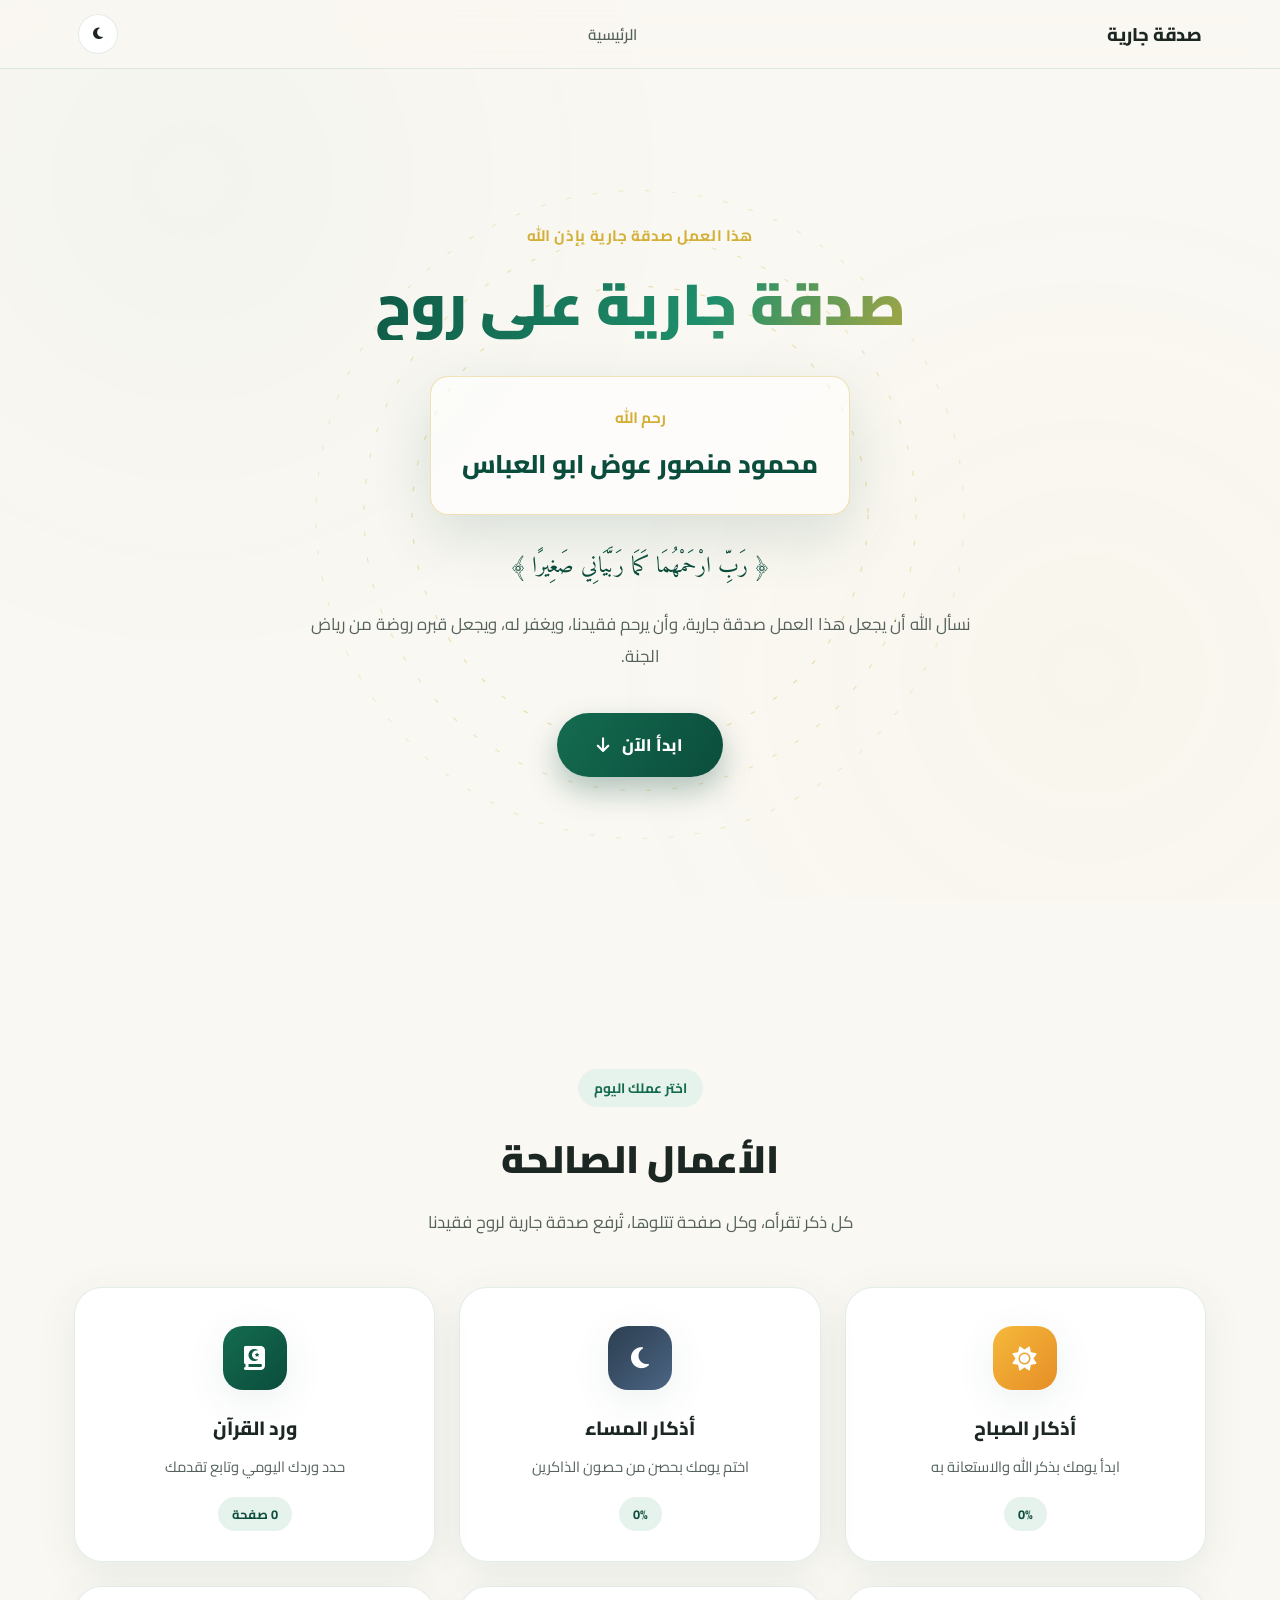
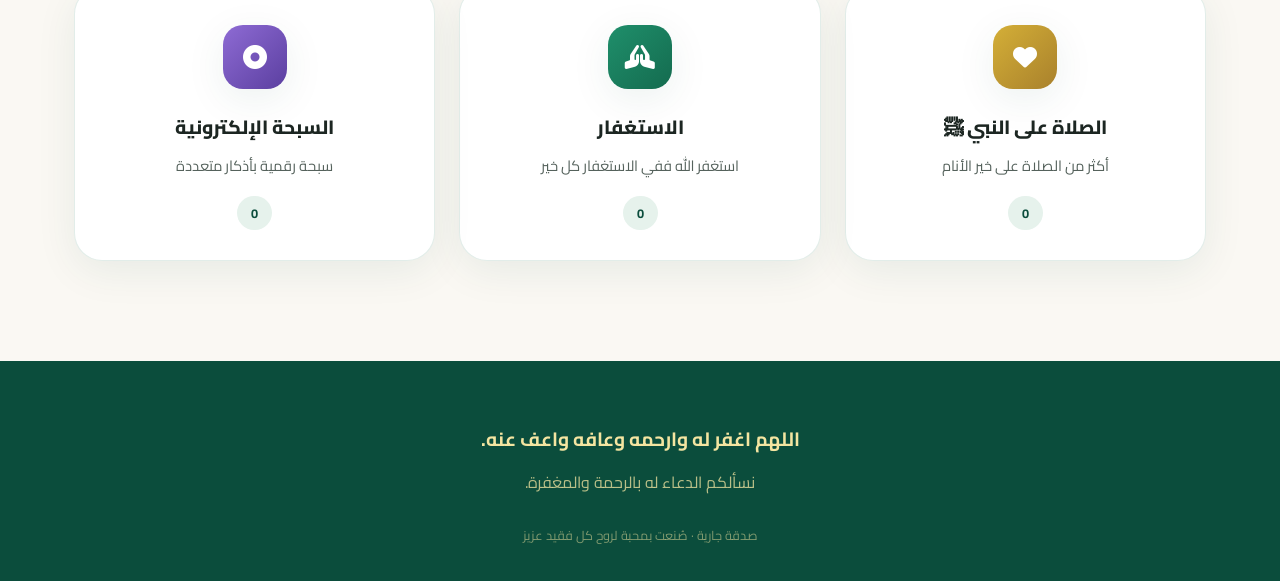
<file: index.html>
<!DOCTYPE html>
<html lang="ar" dir="rtl">
<head>
<meta charset="UTF-8">
<meta name="viewport" content="width=device-width, initial-scale=1.0">
<title>صدقة جارية</title>
<link rel="icon" type="image/svg+xml" href="data:image/svg+xml,%3Csvg xmlns='http://www.w3.org/2000/svg' viewBox='0 0 64 64'%3E%3Crect width='64' height='64' rx='16' fill='%230b4d3c'/%3E%3Cpath d='M32 12 L38 26 L53 26 L41 35 L46 50 L32 41 L18 50 L23 35 L11 26 L26 26 Z' fill='%23d4af37'/%3E%3C/svg%3E">
<link rel="preconnect" href="https://fonts.googleapis.com">
<link href="https://fonts.googleapis.com/css2?family=Cairo:wght@300;400;500;600;700;800;900&family=Amiri:wght@400;700&display=swap" rel="stylesheet">
<link rel="stylesheet" href="https://cdnjs.cloudflare.com/ajax/libs/font-awesome/6.5.1/css/all.min.css">
<link rel="stylesheet" href="Azkar2.css">
</head>
<body>

<!-- ================= LOADER ================= -->
<div id="loader">
  <div class="loader-mark">
    <svg viewBox="0 0 100 100" width="72" height="72">
      <polygon points="50,4 61,39 98,39 68,61 79,96 50,74 21,96 32,61 2,39 39,39" fill="none" stroke="url(#gGold)" stroke-width="2"/>
      <defs>
        <linearGradient id="gGold" x1="0" y1="0" x2="1" y2="1">
          <stop offset="0" stop-color="#d4af37"/>
          <stop offset="1" stop-color="#f4e5a1"/>
        </linearGradient>
      </defs>
    </svg>
  </div>
</div>

<!-- ================= HEADER ================= -->
<header class="site-header" id="siteHeader">
  <div class="header-inner">
    <div class="brand">
      <span class="brand-name">صدقة جارية</span>
    </div>
    <nav class="header-nav" id="headerNav">
      <a href="#dashboard" data-nav="dashboard">الرئيسية</a>
    </nav>
    <div class="header-actions">
      <button class="theme-toggle" id="themeToggle" aria-label="تبديل الوضع الليلي">
        <i class="fa-solid fa-moon"></i>
      </button>
    </div>
  </div>
</header>

<main id="mainContent">

  <!-- ================= HERO SECTION ================= -->
  <section class="hero" id="hero">
    <div class="hero-noor" aria-hidden="true">
      <svg viewBox="0 0 600 600" class="noor-ring">
        <g class="noor-arcs">
          <circle cx="300" cy="300" r="270" class="arc a1"/>
          <circle cx="300" cy="300" r="230" class="arc a2"/>
          <circle cx="300" cy="300" r="190" class="arc a3"/>
        </g>
      </svg>
    </div>

    <div class="hero-content fade-in-up">
      <p class="hero-eyebrow">هذا العمل صدقة جارية بإذن الله</p>
      <h1 class="hero-title">صدقة جارية على روح</h1>

      <div class="deceased-card" id="deceasedCard">
        <div class="deceased-glow"></div>
        <span class="deceased-label">رحم الله</span>
        <h2 class="deceased-name" id="deceasedName"></h2>
      </div>

      <p class="hero-verse">﴿ رَبِّ ارْحَمْهُمَا كَمَا رَبَّيَانِي صَغِيرًا ﴾</p>

      <p class="hero-message">
        نسأل الله أن يجعل هذا العمل صدقة جارية، وأن يرحم فقيدنا، ويغفر له، ويجعل قبره روضة من رياض الجنة.
      </p>

      <button class="cta-button" id="startBtn">
        <span>ابدأ الآن</span>
        <i class="fa-solid fa-arrow-down"></i>
      </button>
    </div>
  </section>

  <!-- ================= DASHBOARD ================= -->
  <section class="dashboard" id="dashboard">
    <div class="section-head fade-in-up">
      <span class="section-eyebrow">اختر عملك اليوم</span>
      <h2>الأعمال الصالحة</h2>
      <p>كل ذكر تقرأه، وكل صفحة تتلوها، تُرفع صدقة جارية لروح فقيدنا</p>
    </div>

    <div class="cards-grid">
      <button class="feature-card fade-in-up" data-target="morning" style="--delay:0">
        <div class="card-icon grad-1"><i class="fa-solid fa-sun"></i></div>
        <h3>أذكار الصباح</h3>
        <p>ابدأ يومك بذكر الله والاستعانة به</p>
        <span class="card-progress" data-progress="morning">0%</span>
      </button>

      <button class="feature-card fade-in-up" data-target="evening" style="--delay:1">
        <div class="card-icon grad-2"><i class="fa-solid fa-moon"></i></div>
        <h3>أذكار المساء</h3>
        <p>اختم يومك بحصن من حصون الذاكرين</p>
        <span class="card-progress" data-progress="evening">0%</span>
      </button>

      <button class="feature-card fade-in-up" data-target="quran" style="--delay:2">
        <div class="card-icon grad-3"><i class="fa-solid fa-book-quran"></i></div>
        <h3>ورد القرآن</h3>
        <p>حدد وردك اليومي وتابع تقدمك</p>
        <span class="card-progress" data-progress="quran">0 صفحة</span>
      </button>

      <button class="feature-card fade-in-up" data-target="salawat" style="--delay:3">
        <div class="card-icon grad-4"><i class="fa-solid fa-heart"></i></div>
        <h3>الصلاة على النبي ﷺ</h3>
        <p>أكثر من الصلاة على خير الأنام</p>
        <span class="card-progress" data-progress="salawat">0</span>
      </button>

      <button class="feature-card fade-in-up" data-target="istighfar" style="--delay:4">
        <div class="card-icon grad-5"><i class="fa-solid fa-hands-praying"></i></div>
        <h3>الاستغفار</h3>
        <p>استغفر الله ففي الاستغفار كل خير</p>
        <span class="card-progress" data-progress="istighfar">0</span>
      </button>

      <button class="feature-card fade-in-up" data-target="tasbih" style="--delay:5">
        <div class="card-icon grad-6"><i class="fa-solid fa-circle-dot"></i></div>
        <h3>السبحة الإلكترونية</h3>
        <p>سبحة رقمية بأذكار متعددة</p>
        <span class="card-progress" data-progress="tasbih">0</span>
      </button>
    </div>
  </section>

  <!-- ================= AZKAR (MORNING/EVENING) TEMPLATE PAGE ================= -->
  <section class="sub-page" id="morning" data-azkar="morning">
    <div class="sub-page-inner">
      <button class="back-btn" data-back><i class="fa-solid fa-arrow-right"></i> رجوع</button>
      <div class="sub-header">
        <div class="sub-icon grad-1"><i class="fa-solid fa-sun"></i></div>
        <h2>أذكار الصباح</h2>
      </div>
      <div class="azkar-progress-bar"><div class="azkar-progress-fill" data-fill="morning"></div></div>
      <div class="azkar-list" data-list="morning"></div>
      <div class="azkar-done-message" data-done="morning">
        <i class="fa-solid fa-circle-check"></i>
        <h3>تقبل الله منك</h3>
        <p>أتممت أذكار الصباح كاملة</p>
        <button class="ghost-btn" data-reset="morning">إعادة من جديد</button>
      </div>
    </div>
  </section>

  <section class="sub-page" id="evening" data-azkar="evening">
    <div class="sub-page-inner">
      <button class="back-btn" data-back><i class="fa-solid fa-arrow-right"></i> رجوع</button>
      <div class="sub-header">
        <div class="sub-icon grad-2"><i class="fa-solid fa-moon"></i></div>
        <h2>أذكار المساء</h2>
      </div>
      <div class="azkar-progress-bar"><div class="azkar-progress-fill" data-fill="evening"></div></div>
      <div class="azkar-list" data-list="evening"></div>
      <div class="azkar-done-message" data-done="evening">
        <i class="fa-solid fa-circle-check"></i>
        <h3>تقبل الله منك</h3>
        <p>أتممت أذكار المساء كاملة</p>
        <button class="ghost-btn" data-reset="evening">إعادة من جديد</button>
      </div>
    </div>
  </section>

  <!-- ================= QURAN WIRD PAGE ================= -->
  <section class="sub-page" id="quran">
    <div class="sub-page-inner">
      <button class="back-btn" data-back><i class="fa-solid fa-arrow-right"></i> رجوع</button>
      <div class="sub-header">
        <div class="sub-icon grad-3"><i class="fa-solid fa-book-quran"></i></div>
        <h2>ورد القرآن اليومي</h2>
      </div>

      <p class="page-lead">اختر مقدار وردك اليومي، وسجّل ما قرأته كل يوم صدقةً جارية لفقيدنا</p>

      <div class="wird-options" id="wirdOptions">
        <button class="wird-chip" data-unit="page" data-amount="1">صفحة واحدة</button>
        <button class="wird-chip" data-unit="page" data-amount="2">صفحتان</button>
        <button class="wird-chip" data-unit="page" data-amount="5">٥ صفحات</button>
        <button class="wird-chip" data-unit="page" data-amount="10">١٠ صفحات</button>
        <button class="wird-chip" data-unit="hizb" data-amount="1">حزب واحد</button>
        <button class="wird-chip" data-unit="juz" data-amount="1">جزء واحد</button>
      </div>

      <div class="wird-today-card">
        <div class="wird-stat">
          <span class="wird-stat-label">هدف اليوم</span>
          <span class="wird-stat-value" id="wirdGoalLabel">لم يُحدد بعد</span>
        </div>
        <div class="wird-ring-wrap">
          <svg viewBox="0 0 140 140" class="wird-ring">
            <circle cx="70" cy="70" r="60" class="ring-bg"/>
            <circle cx="70" cy="70" r="60" class="ring-fill" id="wirdRingFill"/>
          </svg>
          <div class="wird-ring-center">
            <span id="wirdTodayValue">0</span>
            <small id="wirdTodayUnit">صفحة</small>
          </div>
        </div>
        <div class="wird-controls">
          <button class="round-btn" id="wirdMinus"><i class="fa-solid fa-minus"></i></button>
          <span id="wirdStep">قراءة وحدة واحدة</span>
          <button class="round-btn" id="wirdPlus"><i class="fa-solid fa-plus"></i></button>
        </div>
      </div>

      <div class="wird-total-card">
        <i class="fa-solid fa-chart-line"></i>
        <div>
          <span class="wird-total-label">إجمالي ما قُرئ حتى الآن</span>
          <span class="wird-total-value"><span id="wirdTotalValue">0</span> صفحة</span>
        </div>
      </div>
    </div>
  </section>

  <!-- ================= SALAWAT PAGE ================= -->
  <section class="sub-page" id="salawat">
    <div class="sub-page-inner">
      <button class="back-btn" data-back><i class="fa-solid fa-arrow-right"></i> رجوع</button>
      <div class="sub-header">
        <div class="sub-icon grad-4"><i class="fa-solid fa-heart"></i></div>
        <h2>الصلاة على النبي ﷺ</h2>
      </div>

      <div class="formula-carousel" id="salawatFormulas" data-formulas="salawat"></div>

      <div class="counter-panel">
        <button class="counter-tap" id="salawatCounter">
          <span class="counter-number" id="salawatNumber">0</span>
          <span class="counter-hint">اضغط للعدّ</span>
        </button>
        <div class="counter-actions">
          <button class="round-btn danger" id="salawatReset"><i class="fa-solid fa-rotate-left"></i></button>
        </div>
      </div>
    </div>
  </section>

  <!-- ================= ISTIGHFAR PAGE ================= -->
  <section class="sub-page" id="istighfar">
    <div class="sub-page-inner">
      <button class="back-btn" data-back><i class="fa-solid fa-arrow-right"></i> رجوع</button>
      <div class="sub-header">
        <div class="sub-icon grad-5"><i class="fa-solid fa-hands-praying"></i></div>
        <h2>الاستغفار</h2>
      </div>

      <div class="formula-carousel" id="istighfarFormulas" data-formulas="istighfar"></div>

      <div class="counter-panel">
        <button class="counter-tap" id="istighfarCounter">
          <span class="counter-number" id="istighfarNumber">0</span>
          <span class="counter-hint">اضغط للعدّ</span>
        </button>
        <div class="counter-actions">
          <button class="round-btn danger" id="istighfarReset"><i class="fa-solid fa-rotate-left"></i></button>
        </div>
      </div>

      <div class="completion-flash" id="istighfarFlash">
        <i class="fa-solid fa-sparkles"></i>
        <span>استغفر الله العظيم</span>
      </div>
    </div>
  </section>

  <!-- ================= DIGITAL TASBIH PAGE ================= -->
  <section class="sub-page" id="tasbih">
    <div class="sub-page-inner">
      <button class="back-btn" data-back><i class="fa-solid fa-arrow-right"></i> رجوع</button>
      <div class="sub-header">
        <div class="sub-icon grad-6"><i class="fa-solid fa-circle-dot"></i></div>
        <h2>السبحة الإلكترونية</h2>
      </div>

      <div class="dhikr-modes" id="dhikrModes"></div>

      <div class="counter-panel">
        <button class="counter-tap tasbih-tap" id="tasbihCounter">
          <span class="counter-number" id="tasbihNumber">0</span>
          <span class="counter-hint" id="tasbihCurrentText">سبحان الله</span>
        </button>
        <div class="counter-actions">
          <button class="round-btn danger" id="tasbihReset"><i class="fa-solid fa-rotate-left"></i></button>
        </div>
      </div>
    </div>
  </section>

</main>

<!-- ================= FOOTER ================= -->
<footer class="site-footer">
  <div class="footer-inner">
    <p class="footer-dua">اللهم اغفر له وارحمه وعافه واعف عنه.</p>
    <p class="footer-request">نسألكم الدعاء له بالرحمة والمغفرة.</p>
    <p class="footer-meta">صدقة جارية &middot; صُنعت بمحبة لروح كل فقيد عزيز</p>
  </div>
</footer>

<script src="Azkar2.js"></script>
</body>
</html>
</file>
<file: Azkar2.css>
/* =========================================================
   SADAQAH JARIYAH — DESIGN TOKENS
   ========================================================= */
:root{
  --emerald-deep:   #0b4d3c;
  --emerald:        #146b4f;
  --emerald-light:  #1f8f6b;
  --emerald-mist:   #e6f2ec;
  --gold:           #d4af37;
  --gold-light:     #f4e5a1;
  --ivory:          #faf8f3;
  --ivory-2:        #f2efe6;
  --ink:            #1c2622;
  --ink-soft:       #55625c;
  --line:           rgba(20,107,79,0.12);

  --bg: var(--ivory);
  --bg-2: var(--ivory-2);
  --surface: rgba(255,255,255,0.6);
  --surface-solid: #ffffff;
  --text: var(--ink);
  --text-soft: var(--ink-soft);
  --border: var(--line);
  --shadow-soft: 0 10px 40px rgba(11,77,60,0.08);
  --shadow-lift: 0 20px 60px rgba(11,77,60,0.14);

  --radius-lg: 28px;
  --radius-md: 18px;
  --radius-sm: 12px;

  --font-display: 'Cairo', sans-serif;
  --font-body: 'Cairo', sans-serif;
  --font-quran: 'Amiri', serif;

  --ease: cubic-bezier(.22,.61,.36,1);
}

[data-theme="dark"]{
  --bg: #0d1210;
  --bg-2: #101613;
  --surface: rgba(255,255,255,0.045);
  --surface-solid: #151b18;
  --text: #eef3f0;
  --text-soft: #9db3a8;
  --border: rgba(212,175,55,0.16);
  --shadow-soft: 0 10px 40px rgba(0,0,0,0.35);
  --shadow-lift: 0 24px 70px rgba(0,0,0,0.5);
  --emerald-mist: rgba(31,143,107,0.12);
}

@media (prefers-reduced-motion: reduce){
  *{ animation-duration: 0.001ms !important; animation-iteration-count: 1 !important; transition-duration: 0.001ms !important; }
}

*{ box-sizing: border-box; margin:0; padding:0; }
html{ scroll-behavior: smooth; }
body{
  font-family: var(--font-body);
  background: var(--bg);
  color: var(--text);
  overflow-x: hidden;
  transition: background .5s var(--ease), color .5s var(--ease);
}
img{ max-width:100%; display:block; }
button{ font-family: inherit; cursor:pointer; border:none; background:none; color:inherit; }
a{ color:inherit; text-decoration:none; }
::selection{ background: var(--gold-light); color: var(--emerald-deep); }

/* subtle geometric texture on the whole page */
body::before{
  content:"";
  position: fixed; inset:0; pointer-events:none; z-index:0;
  opacity:.5;
  background-image:
    radial-gradient(circle at 15% 20%, rgba(20,107,79,0.05), transparent 40%),
    radial-gradient(circle at 85% 75%, rgba(212,175,55,0.06), transparent 40%);
}

/* =========================================================
   LOADER
   ========================================================= */
#loader{
  position: fixed; inset:0; z-index: 9999;
  display:flex; align-items:center; justify-content:center;
  background: var(--emerald-deep);
  transition: opacity .6s var(--ease), visibility .6s var(--ease);
}
#loader.hidden{ opacity:0; visibility:hidden; }
.loader-mark svg{ animation: spinGlow 2.2s linear infinite; }
.loader-mark polygon{ stroke-dasharray: 260; stroke-dashoffset: 260; animation: drawStar 1.6s var(--ease) forwards; }
@keyframes drawStar{ to{ stroke-dashoffset: 0; } }
@keyframes spinGlow{ to{ transform: rotate(360deg); } }

/* =========================================================
   HEADER
   ========================================================= */
.site-header{
  position: sticky; top:0; z-index: 500;
  backdrop-filter: blur(16px) saturate(160%);
  -webkit-backdrop-filter: blur(16px) saturate(160%);
  background: color-mix(in srgb, var(--bg) 78%, transparent);
  border-bottom: 1px solid var(--border);
  transition: background .5s var(--ease), border-color .5s var(--ease);
}
.header-inner{
  max-width: 1180px; margin:0 auto;
  display:flex; align-items:center; justify-content:space-between;
  padding: 14px 28px;
}
.brand{ display:flex; align-items:center; gap:10px; }
.brand-mark{
  width:38px; height:38px; border-radius: 12px;
  display:flex; align-items:center; justify-content:center;
  background: linear-gradient(135deg, var(--emerald), var(--emerald-deep));
  color: var(--gold-light); font-size: 15px;
  box-shadow: var(--shadow-soft);
}
.brand-name{ font-weight:800; font-size: 1.15rem; letter-spacing: -.01em; }
.header-nav{ display:flex; gap: 28px; }
.header-nav a{ font-weight:600; font-size:.95rem; color: var(--text-soft); transition: color .25s; }
.header-nav a:hover{ color: var(--emerald); }
.header-actions{ display:flex; align-items:center; gap:14px; }

.theme-toggle{
  width:40px; height:40px; border-radius:50%;
  display:flex; align-items:center; justify-content:center;
  background: var(--surface-solid);
  border:1px solid var(--border);
  transition: transform .3s var(--ease), background .3s;
}
.theme-toggle:hover{ transform: rotate(-15deg) scale(1.08); }

/* =========================================================
   GENERIC ANIMATIONS
   ========================================================= */
.fade-in-up{
  opacity:0; transform: translateY(24px);
  animation: fadeInUp .9s var(--ease) forwards;
  animation-delay: calc(var(--delay, 0) * 0.09s);
}
@keyframes fadeInUp{ to{ opacity:1; transform: translateY(0); } }

/* =========================================================
   HERO
   ========================================================= */
.hero{
  position:relative;
  min-height: 100svh;
  display:flex; align-items:center; justify-content:center;
  padding: 60px 24px 100px;
  overflow:hidden;
  text-align:center;
}
.hero-noor{
  position:absolute; top:50%; left:50%;
  width: min(720px, 140vw); aspect-ratio:1;
  transform: translate(-50%,-50%);
  z-index:0; opacity:.55;
}
.noor-ring{ width:100%; height:100%; }
.noor-arcs{ transform-origin: 300px 300px; }
.arc{
  fill:none; stroke: var(--gold);
  stroke-width: 1;
  stroke-dasharray: 4 18;
}
.a1{ animation: rotateSlow 90s linear infinite; opacity:.35; }
.a2{ animation: rotateSlow 70s linear infinite reverse; opacity:.5; }
.a3{ animation: rotateSlow 50s linear infinite; opacity:.65; }
@keyframes rotateSlow{ to{ transform: rotate(360deg); } }

.hero-content{ position:relative; z-index:1; max-width: 680px; }
.hero-eyebrow{
  color: var(--gold);
  font-weight:700; letter-spacing:.04em;
  margin-bottom: 18px; font-size: .95rem;
}
.hero-title{
  font-size: clamp(2.2rem, 6vw, 3.6rem);
  font-weight:900; line-height:1.25;
  background: linear-gradient(120deg, var(--emerald-deep), var(--emerald-light) 60%, var(--gold));
  -webkit-background-clip:text; background-clip:text; color:transparent;
  margin-bottom: 36px;
}

.deceased-card{
  position:relative;
  margin: 0 auto 30px;
  max-width: 420px;
  padding: 26px 30px;
  border-radius: var(--radius-md);
  background: var(--surface);
  backdrop-filter: blur(20px);
  -webkit-backdrop-filter: blur(20px);
  border: 1px solid rgba(212,175,55,0.35);
  box-shadow: var(--shadow-lift);
  overflow:hidden;
}
.deceased-glow{
  position:absolute; inset:-2px; border-radius: inherit;
  padding:2px;
  background: linear-gradient(120deg, var(--gold), transparent 30%, transparent 70%, var(--gold));
  -webkit-mask: linear-gradient(#000 0 0) content-box, linear-gradient(#000 0 0);
  -webkit-mask-composite: xor; mask-composite: exclude;
  animation: glowBreathe 4s ease-in-out infinite;
  pointer-events:none;
}
@keyframes glowBreathe{ 0%,100%{ opacity:.4; } 50%{ opacity:1; } }
.deceased-label{
  display:block; font-size:.95rem; font-weight:700;
  color: var(--gold);
  margin-bottom: 8px;
}
.deceased-name{
  width:100%; text-align:center;
  background:transparent; border:none; outline:none;
  font-family: var(--font-display);
  font-size: 1.6rem; font-weight:800;
  color: var(--emerald-deep);
}
[data-theme="dark"] .deceased-name{ color: var(--gold-light); }
.deceased-name::placeholder{ color: var(--text-soft); font-weight:600; }

.hero-verse{
  font-family: var(--font-quran);
  font-size: 1.4rem;
  color: var(--emerald-deep);
  margin-bottom: 20px;
  line-height: 2;
}
[data-theme="dark"] .hero-verse{ color: var(--gold-light); }
.hero-message{
  color: var(--text-soft);
  font-size: 1.05rem; line-height:1.9;
  margin-bottom: 40px;
}

.cta-button{
  display:inline-flex; align-items:center; gap:12px;
  padding: 16px 40px;
  border-radius: 999px;
  background: linear-gradient(120deg, var(--emerald), var(--emerald-deep));
  color:#fff; font-weight:800; font-size:1.05rem;
  box-shadow: 0 14px 30px rgba(11,77,60,.3);
  transition: transform .35s var(--ease), box-shadow .35s var(--ease);
}
.cta-button:hover{ transform: translateY(-3px) scale(1.03); box-shadow: 0 18px 40px rgba(11,77,60,.4); }
.cta-button:active{ transform: scale(.96); }
.cta-button i{ animation: bounceDown 1.8s ease-in-out infinite; }
@keyframes bounceDown{ 0%,100%{ transform: translateY(0);} 50%{ transform: translateY(4px);} }

/* =========================================================
   SECTION HEAD (shared)
   ========================================================= */
.section-head{ text-align:center; max-width: 620px; margin: 0 auto 50px; }
.section-eyebrow{
  display:inline-block; color: var(--emerald);
  background: var(--emerald-mist);
  padding: 6px 16px; border-radius: 999px;
  font-weight:700; font-size:.85rem; margin-bottom: 16px;
}
.section-head h2{ font-size: clamp(1.7rem, 4vw, 2.4rem); font-weight:900; margin-bottom:12px; }
.section-head p{ color: var(--text-soft); font-size:1.05rem; line-height:1.8; }

/* =========================================================
   DASHBOARD
   ========================================================= */
.dashboard{ max-width: 1180px; margin: 0 auto; padding: 100px 24px; position:relative; z-index:1; }
.cards-grid{
  display:grid; grid-template-columns: repeat(3, 1fr); gap: 24px;
}
@media (max-width: 980px){ .cards-grid{ grid-template-columns: repeat(2,1fr); } }
@media (max-width: 620px){ .cards-grid{ grid-template-columns: 1fr; } }

.feature-card{
  text-align: center;
  background: var(--surface-solid);
  border: 1px solid var(--border);
  border-radius: var(--radius-lg);
  padding: 38px 26px 30px;
  box-shadow: var(--shadow-soft);
  transition: transform .4s var(--ease), box-shadow .4s var(--ease), border-color .4s;
  position:relative; overflow:hidden;
}
.feature-card::after{
  content:""; position:absolute; inset:0;
  background: linear-gradient(160deg, transparent 60%, rgba(212,175,55,.08));
  opacity:0; transition: opacity .4s;
}
.feature-card:hover{ transform: translateY(-8px); box-shadow: var(--shadow-lift); border-color: rgba(212,175,55,.4); }
.feature-card:hover::after{ opacity:1; }
.feature-card:active{ transform: translateY(-4px) scale(.98); }

.card-icon{
  width: 64px; height:64px; margin:0 auto 20px;
  border-radius: 20px;
  display:flex; align-items:center; justify-content:center;
  font-size: 1.5rem; color:#fff;
  box-shadow: var(--shadow-soft);
}
.grad-1{ background: linear-gradient(135deg,#f6b93b,#e58e26); }
.grad-2{ background: linear-gradient(135deg,#2c3e50,#4b6584); }
.grad-3{ background: linear-gradient(135deg,#146b4f,#0b4d3c); }
.grad-4{ background: linear-gradient(135deg,#d4af37,#a9812c); }
.grad-5{ background: linear-gradient(135deg,#1f8f6b,#146b4f); }
.grad-6{ background: linear-gradient(135deg,#8e6bd4,#5b3fa0); }

.feature-card h3{ font-size:1.2rem; font-weight:800; margin-bottom:8px; }
.feature-card p{ color: var(--text-soft); font-size:.92rem; margin-bottom: 18px; line-height:1.7; }
.card-progress{
  display:inline-block; font-size:.8rem; font-weight:700;
  padding: 5px 14px; border-radius: 999px;
  background: var(--emerald-mist); color: var(--emerald-deep);
}
[data-theme="dark"] .card-progress{ color: var(--gold-light); }

/* =========================================================
   SUB PAGES (shared)
   ========================================================= */
.sub-page{
  display:none;
  min-height: 100vh;
  padding: 40px 24px 100px;
  position: relative; z-index:1;
}
.sub-page.active{ display:block; animation: fadeInUp .5s var(--ease); }
.sub-page-inner{ max-width: 760px; margin:0 auto; }

.back-btn{
  display:inline-flex; align-items:center; gap:8px;
  font-weight:700; color: var(--emerald); margin-bottom: 26px;
  padding: 8px 4px;
  transition: gap .3s;
}
.back-btn:hover{ gap: 14px; }

.sub-header{ display:flex; align-items:center; gap:16px; margin-bottom: 30px; }
.sub-icon{
  width:56px; height:56px; border-radius:18px;
  display:flex; align-items:center; justify-content:center;
  color:#fff; font-size:1.3rem; box-shadow: var(--shadow-soft);
}
.sub-header h2{ font-size: 1.7rem; font-weight:900; }
.page-lead{ color: var(--text-soft); margin-bottom: 26px; line-height:1.8; }

/* progress bar */
.azkar-progress-bar{
  height:8px; border-radius:999px; background: var(--emerald-mist);
  overflow:hidden; margin-bottom: 30px; position: sticky; top: 84px; z-index: 10;
}
.azkar-progress-fill{
  height:100%; width:0%;
  background: linear-gradient(90deg, var(--emerald), var(--gold));
  transition: width .5s var(--ease);
  border-radius: inherit;
}

/* =========================================================
   AZKAR CARDS
   ========================================================= */
.azkar-list{ display:flex; flex-direction:column; gap: 18px; }
.azkar-card{
  background: var(--surface-solid);
  border: 1px solid var(--border);
  border-radius: var(--radius-md);
  padding: 26px;
  box-shadow: var(--shadow-soft);
  transition: opacity .5s, transform .5s;
}
.azkar-card.completed{ opacity: .55; }
.azkar-card.completed .azkar-text{ color: var(--text-soft); }
.azkar-text{
  font-family: var(--font-quran);
  font-size: 1.25rem; line-height: 2.1;
  margin-bottom: 14px; color: var(--text);
}
.azkar-meta{ display:flex; flex-wrap:wrap; gap:10px; margin-bottom:16px; }
.azkar-ref, .azkar-reward{
  font-size:.8rem; padding: 4px 12px; border-radius:999px;
  background: var(--emerald-mist); color: var(--emerald-deep); font-weight:600;
}
[data-theme="dark"] .azkar-ref, [data-theme="dark"] .azkar-reward{ color: var(--gold-light); }
.azkar-footer-row{ display:flex; align-items:center; justify-content:space-between; }
.azkar-count-btn{
  display:flex; align-items:center; gap:10px;
  background: linear-gradient(135deg, var(--emerald), var(--emerald-deep));
  color:#fff; padding: 10px 22px; border-radius: 999px;
  font-weight:800; transition: transform .2s var(--ease);
}
.azkar-count-btn:active{ transform: scale(.92); }
.azkar-remaining{ font-weight:700; color: var(--text-soft); font-size:.9rem; }
.azkar-check{
  opacity:0; scale: .5; color: var(--gold); font-size:1.4rem;
  transition: all .4s var(--ease);
}
.azkar-card.completed .azkar-check{ opacity:1; scale:1; }

.azkar-done-message{
  display:none; text-align:center; padding: 60px 20px;
  animation: fadeInUp .6s var(--ease);
}
.azkar-done-message.show{ display:block; }
.azkar-done-message i{ font-size:3rem; color: var(--gold); margin-bottom:16px; }
.azkar-done-message h3{ font-size:1.5rem; font-weight:900; margin-bottom:8px; }
.azkar-done-message p{ color: var(--text-soft); margin-bottom: 24px; }

.ghost-btn{
  padding: 10px 26px; border-radius:999px;
  border: 1px solid var(--border); font-weight:700;
  transition: background .3s;
}
.ghost-btn:hover{ background: var(--emerald-mist); }

/* =========================================================
   QURAN WIRD
   ========================================================= */
.wird-options{ display:flex; flex-wrap:wrap; gap:12px; margin-bottom: 30px; }
.wird-chip{
  padding: 12px 22px; border-radius: 999px;
  background: var(--surface-solid); border:1px solid var(--border);
  font-weight:700; font-size:.95rem;
  transition: all .3s var(--ease);
}
.wird-chip:hover{ border-color: var(--gold); }
.wird-chip.active{
  background: linear-gradient(135deg, var(--emerald), var(--emerald-deep));
  color:#fff; border-color: transparent;
}

.wird-today-card{
  background: var(--surface-solid); border:1px solid var(--border);
  border-radius: var(--radius-lg); padding: 34px;
  display:flex; flex-direction:column; align-items:center; gap: 22px;
  box-shadow: var(--shadow-soft); margin-bottom: 24px;
}
.wird-stat{ display:flex; flex-direction:column; align-items:center; gap:4px; }
.wird-stat-label{ color: var(--text-soft); font-size:.9rem; font-weight:600; }
.wird-stat-value{ font-weight:800; font-size:1.1rem; color: var(--emerald); }

.wird-ring-wrap{ position:relative; width:140px; height:140px; }
.wird-ring{ width:100%; height:100%; transform: rotate(-90deg); }
.ring-bg{ fill:none; stroke: var(--emerald-mist); stroke-width:10; }
.ring-fill{
  fill:none; stroke: url(#none); stroke: var(--gold); stroke-width:10;
  stroke-linecap:round;
  stroke-dasharray: 377; stroke-dashoffset: 377;
  transition: stroke-dashoffset .6s var(--ease);
}
.wird-ring-center{
  position:absolute; inset:0; display:flex; flex-direction:column;
  align-items:center; justify-content:center;
}
.wird-ring-center span{ font-size:1.8rem; font-weight:900; color: var(--emerald-deep); }
[data-theme="dark"] .wird-ring-center span{ color: var(--gold-light); }
.wird-ring-center small{ color: var(--text-soft); font-weight:600; }

.wird-controls{ display:flex; align-items:center; gap:20px; }
.round-btn{
  width:48px; height:48px; border-radius:50%;
  background: var(--emerald-mist); color: var(--emerald-deep);
  display:flex; align-items:center; justify-content:center; font-size:1.1rem;
  transition: transform .2s var(--ease), background .3s;
}
[data-theme="dark"] .round-btn{ color: var(--gold-light); }
.round-btn:hover{ background: var(--gold-light); }
.round-btn:active{ transform: scale(.88); }
.round-btn.danger{ background: rgba(200,60,60,.1); color:#c0392b; }
.round-btn.danger:hover{ background: rgba(200,60,60,.2); }

.wird-total-card{
  display:flex; align-items:center; gap:18px;
  background: var(--emerald-mist);
  border-radius: var(--radius-md); padding: 22px 26px;
}
.wird-total-card i{ font-size:1.6rem; color: var(--emerald); }
[data-theme="dark"] .wird-total-card i{ color: var(--gold); }
.wird-total-label{ display:block; font-size:.85rem; color: var(--text-soft); font-weight:600; }
.wird-total-value{ font-weight:900; font-size:1.3rem; color: var(--emerald-deep); }
[data-theme="dark"] .wird-total-value{ color: var(--gold-light); }

/* =========================================================
   FORMULA CAROUSEL (salawat / istighfar)
   ========================================================= */
.formula-carousel{ display:flex; flex-direction:column; gap:16px; margin-bottom: 34px; }
.formula-card{
  background: var(--surface-solid); border:1px solid var(--border);
  border-radius: var(--radius-md); padding: 22px 26px;
  box-shadow: var(--shadow-soft);
}
.formula-card p{
  font-family: var(--font-quran); font-size:1.15rem; line-height:2;
}

/* counter panel shared by salawat / istighfar / tasbih */
.counter-panel{ display:flex; flex-direction:column; align-items:center; gap: 22px; }
.counter-tap{
  width: 220px; height: 220px; border-radius:50%;
  display:flex; flex-direction:column; align-items:center; justify-content:center; gap:8px;
  background: radial-gradient(circle at 30% 30%, var(--emerald-light), var(--emerald-deep));
  color:#fff; box-shadow: 0 20px 50px rgba(11,77,60,.35);
  transition: transform .15s var(--ease);
  position: relative;
}
.counter-tap::before{
  content:""; position:absolute; inset:-8px; border-radius:50%;
  border: 2px solid var(--gold); opacity:.4;
}
.counter-tap:active{ transform: scale(.94); }
.counter-tap.pulse{ animation: tapPulse .35s var(--ease); }
@keyframes tapPulse{ 50%{ transform: scale(1.06); } }
.counter-number{ font-size: 3.2rem; font-weight:900; }
.counter-hint{ font-size:.95rem; opacity:.85; font-weight:600; }
.counter-actions{ display:flex; gap:14px; }

.completion-flash{
  display:none; position:fixed; bottom: 40px; left:50%; transform: translateX(-50%);
  background: var(--emerald-deep); color: var(--gold-light);
  padding: 14px 28px; border-radius:999px; font-weight:800;
  align-items:center; gap:10px; box-shadow: var(--shadow-lift);
  z-index: 200;
}
.completion-flash.show{ display:flex; animation: fadeInUp .4s var(--ease); }

.dhikr-modes{ display:flex; flex-wrap:wrap; gap:12px; justify-content:center; margin-bottom: 32px; }
.dhikr-chip{
  padding: 12px 20px; border-radius:999px;
  background: var(--surface-solid); border:1px solid var(--border);
  font-weight:700; font-family: var(--font-quran); font-size:1rem;
  transition: all .3s var(--ease);
}
.dhikr-chip.active{
  background: linear-gradient(135deg, var(--emerald), var(--emerald-deep));
  color:#fff; border-color:transparent;
}

/* =========================================================
   FOOTER
   ========================================================= */
.site-footer{
  background: var(--emerald-deep);
  color: var(--gold-light);
  padding: 60px 24px 34px;
  text-align:center;
  position: relative; z-index:1;
}
.footer-inner{ max-width: 600px; margin:0 auto; }
.footer-dua{ font-size:1.2rem; font-weight:700; margin-bottom:10px; }
.footer-request{ color: rgba(244,229,161,.75); margin-bottom: 26px; }
.footer-meta{ font-size:.8rem; color: rgba(244,229,161,.5); }

/* =========================================================
   RESPONSIVE
   ========================================================= */
@media (max-width: 640px){
  .header-nav{ display:none; }
  .header-inner{ padding: 12px 16px; }
  .brand-name{ font-size: 1rem; }
  .hero{ padding: 30px 16px 70px; min-height: auto; }
  .hero-title{ font-size: clamp(1.6rem, 8vw, 2.2rem); margin-bottom: 26px; }
  .hero-eyebrow{ font-size: .8rem; }
  .deceased-card{ padding: 20px 18px; max-width: 100%; }
  .deceased-name{ font-size: 1.25rem; }
  .hero-verse{ font-size: 1.1rem; }
  .hero-message{ font-size: .95rem; margin-bottom: 30px; }
  .cta-button{ padding: 14px 30px; font-size: .95rem; width: 100%; justify-content:center; }

  .dashboard{ padding: 60px 16px; }
  .section-head{ margin-bottom: 32px; }
  .section-head h2{ font-size: 1.5rem; }
  .feature-card{ padding: 30px 20px 24px; }

  .sub-page{ padding: 24px 16px 80px; }
  .sub-header h2{ font-size: 1.3rem; }
  .sub-icon{ width:46px; height:46px; font-size:1.05rem; }
  .azkar-card{ padding: 18px; }
  .azkar-text{ font-size: 1.1rem; line-height: 1.9; }
  .azkar-progress-bar{ top: 58px; }
  .azkar-footer-row{ flex-wrap: wrap; gap: 10px; }

  .wird-today-card{ padding: 24px 18px; }
  .wird-options{ gap: 8px; }
  .wird-chip{ padding: 10px 16px; font-size: .88rem; }

  .formula-card{ padding: 18px; }
  .formula-card p{ font-size: 1.02rem; }
  .counter-tap{ width: 170px; height:170px; }
  .counter-number{ font-size:2.3rem; }
  .dhikr-chip{ font-size: .9rem; padding: 10px 16px; }

  .site-footer{ padding: 44px 18px 26px; }
  .footer-dua{ font-size: 1.05rem; }
}

@media (max-width: 380px){
  .hero-title{ font-size: 1.4rem; }
  .deceased-name{ font-size: 1.1rem; }
  .counter-tap{ width: 150px; height:150px; }
  .counter-number{ font-size:2rem; }
  .cards-grid{ gap: 16px; }
  .card-icon{ width: 54px; height:54px; font-size: 1.25rem; }
}

/* focus visibility for accessibility */
a:focus-visible, button:focus-visible, input:focus-visible{
  outline: 2px solid var(--gold);
  outline-offset: 3px;
}
</file>
